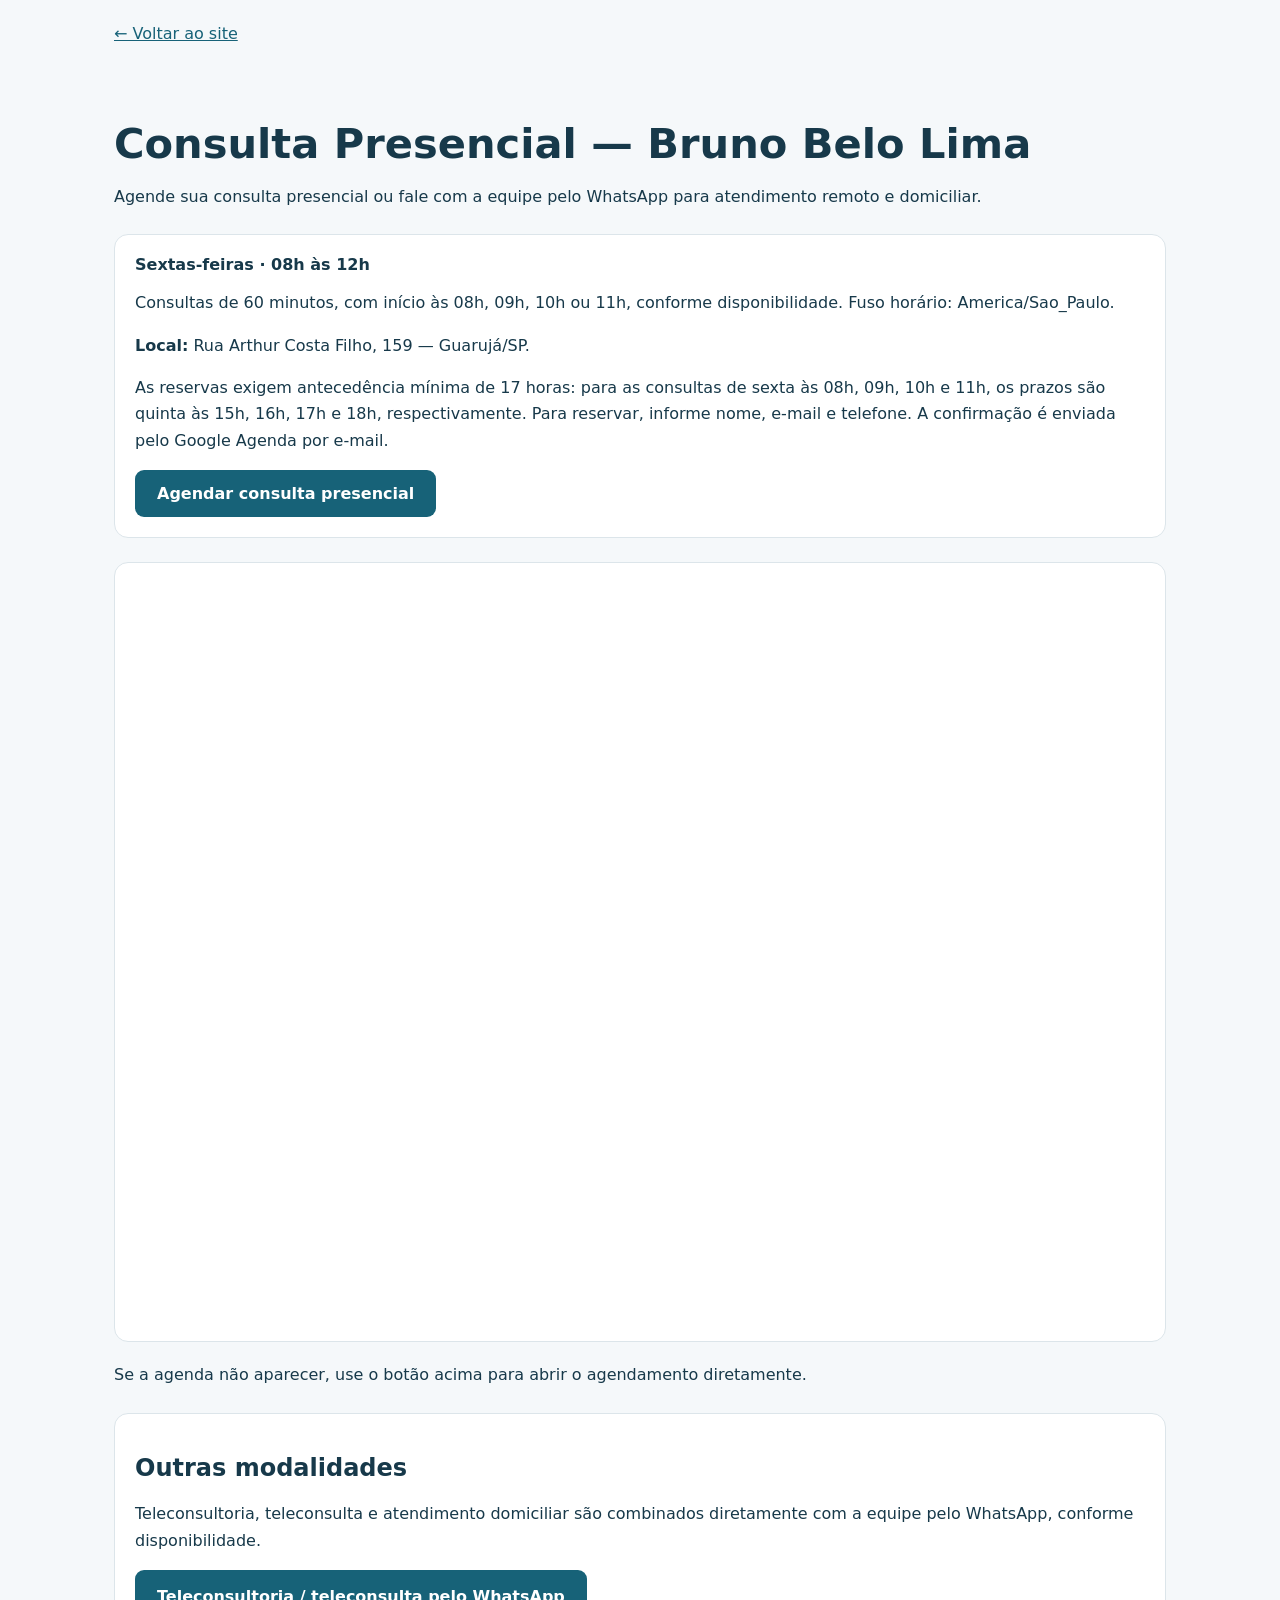
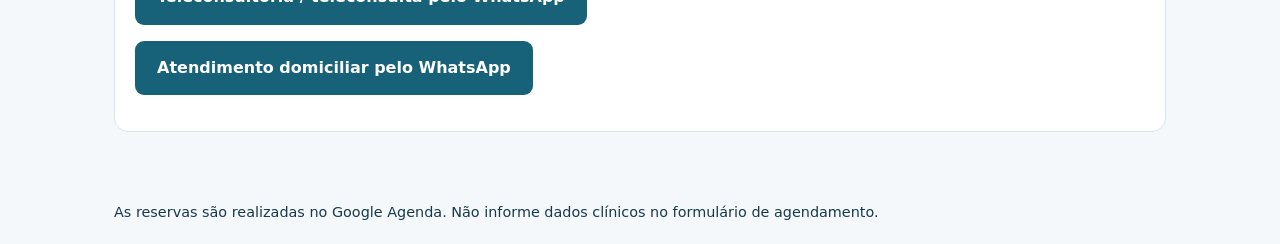
<file: agendar.html>
<!doctype html>
<html lang="pt-BR">
<head>
<meta charset="utf-8"><meta name="viewport" content="width=device-width, initial-scale=1">
<title>Agendar Consulta Presencial no Guarujá | Bruno Belo Lima</title>
<style>
:root{color-scheme:light;font-family:system-ui,sans-serif;color:#17394a;background:#f5f8fa}*{box-sizing:border-box}body{margin:0}header,main,footer{max-width:1100px;margin:auto;padding:24px}header a{color:#176278}h1{font-size:clamp(1.8rem,4vw,2.6rem);margin-bottom:12px}p{line-height:1.65}.button{display:inline-block;background:#176278;color:white;padding:14px 22px;border-radius:9px;text-decoration:none;font-weight:650}.button:focus-visible,a:focus-visible{outline:3px solid #db8b32;outline-offset:4px}.details{background:white;border:1px solid #dce5ea;border-radius:14px;padding:20px;margin:24px 0}iframe{width:100%;height:780px;border:1px solid #dce5ea;border-radius:14px;background:white}footer{font-size:.9rem} @media(max-width:600px){iframe{height:850px}header,main,footer{padding:18px}}
</style><meta name="description" content="Agende sua consulta presencial no Guarujá, às sextas, das 08h às 12h. Teleconsulta e atendimento domiciliar: solicite pelo WhatsApp." />
<link rel="canonical" href="https://brunobelolima.github.io/cuidadospaliativos/agendar.html" />
<meta name="robots" content="index, follow, max-image-preview:large" />
<meta property="og:locale" content="pt_BR" />
<meta property="og:type" content="website" />
<meta property="og:site_name" content="Bruno Belo Lima — Cuidados Paliativos" />
<meta property="og:title" content="Agendar Consulta Presencial no Guarujá | Bruno Belo Lima" />
<meta property="og:description" content="Agende sua consulta presencial no Guarujá, às sextas, das 08h às 12h. Teleconsulta e atendimento domiciliar: solicite pelo WhatsApp." />
<meta property="og:url" content="https://brunobelolima.github.io/cuidadospaliativos/agendar.html" />
<meta property="og:image" content="https://brunobelolima.github.io/cuidadospaliativos/assets/logo.png" />
<meta property="og:image:alt" content="Bruno Belo Lima — Clínica Médica e Cuidados Paliativos" />
<meta name="twitter:card" content="summary" />
<meta name="twitter:title" content="Agendar Consulta Presencial no Guarujá | Bruno Belo Lima" />
<meta name="twitter:description" content="Agende sua consulta presencial no Guarujá, às sextas, das 08h às 12h. Teleconsulta e atendimento domiciliar: solicite pelo WhatsApp." />
<meta name="twitter:image" content="https://brunobelolima.github.io/cuidadospaliativos/assets/logo.png" />
<script type="application/ld+json">{
  "@context": "https://schema.org",
  "@graph": [
    {
      "@type": "MedicalClinic",
      "@id": "https://brunobelolima.github.io/cuidadospaliativos/#clinica",
      "name": "Bruno Belo Lima — Clínica Médica e Cuidados Paliativos",
      "url": "https://brunobelolima.github.io/cuidadospaliativos/",
      "image": "https://brunobelolima.github.io/cuidadospaliativos/assets/logo.png",
      "logo": "https://brunobelolima.github.io/cuidadospaliativos/assets/logo.png",
      "telephone": "+5513996101806",
      "email": "brunobelolimacp@gmail.com",
      "address": {
        "@type": "PostalAddress",
        "streetAddress": "Rua Arthur Costa Filho, 159",
        "addressLocality": "Guarujá",
        "addressRegion": "SP",
        "addressCountry": "BR"
      },
      "areaServed": {
        "@type": "City",
        "name": "Guarujá"
      },
      "hasMap": "https://www.google.com/maps/search/?api=1&query=Rua%20Arthur%20Costa%20Filho%20159%20Guaruja%20SP",
      "openingHoursSpecification": {
        "@type": "OpeningHoursSpecification",
        "dayOfWeek": "https://schema.org/Friday",
        "opens": "08:00",
        "closes": "12:00"
      },
      "description": "Atendimento presencial mediante agendamento. Atendimento domiciliar e por teleconsulta conforme disponibilidade.",
      "employee": {
        "@id": "https://brunobelolima.github.io/cuidadospaliativos/#bruno"
      }
    },
    {
      "@type": "Person",
      "@id": "https://brunobelolima.github.io/cuidadospaliativos/#bruno",
      "name": "Bruno Belo Lima",
      "jobTitle": "Médico — Clínica Médica e Cuidados Paliativos",
      "identifier": {
        "@type": "PropertyValue",
        "propertyID": "CRM-SP",
        "value": "164575"
      },
      "url": "https://brunobelolima.github.io/cuidadospaliativos/#sobre",
      "worksFor": {
        "@id": "https://brunobelolima.github.io/cuidadospaliativos/#clinica"
      }
    },
    {
      "@type": "WebPage",
      "@id": "https://brunobelolima.github.io/cuidadospaliativos/agendar.html#pagina",
      "url": "https://brunobelolima.github.io/cuidadospaliativos/agendar.html",
      "name": "Agendar Consulta Presencial no Guarujá | Bruno Belo Lima",
      "description": "Agende sua consulta presencial no Guarujá, às sextas, das 08h às 12h. Teleconsulta e atendimento domiciliar: solicite pelo WhatsApp.",
      "inLanguage": "pt-BR",
      "about": {
        "@id": "https://brunobelolima.github.io/cuidadospaliativos/#clinica"
      }
    },
    {
      "@type": "BreadcrumbList",
      "itemListElement": [
        {
          "@type": "ListItem",
          "position": 1,
          "name": "Início",
          "item": "https://brunobelolima.github.io/cuidadospaliativos/"
        },
        {
          "@type": "ListItem",
          "position": 2,
          "name": "Agendar Consulta Presencial no Guarujá",
          "item": "https://brunobelolima.github.io/cuidadospaliativos/agendar.html"
        }
      ]
    }
  ]
}</script>
</head>
<body><header><a href="./index.html">← Voltar ao site</a></header>
<main><h1>Consulta Presencial — Bruno Belo Lima</h1>
<p>Agende sua consulta presencial ou fale com a equipe pelo WhatsApp para atendimento remoto e domiciliar.</p>
<div class="details"><strong>Sextas-feiras · 08h às 12h</strong><p>Consultas de 60 minutos, com início às 08h, 09h, 10h ou 11h, conforme disponibilidade. Fuso horário: America/Sao_Paulo.</p><p><strong>Local:</strong> Rua Arthur Costa Filho, 159 — Guarujá/SP.</p><p>As reservas exigem antecedência mínima de 17 horas: para as consultas de sexta às 08h, 09h, 10h e 11h, os prazos são quinta às 15h, 16h, 17h e 18h, respectivamente. Para reservar, informe nome, e-mail e telefone. A confirmação é enviada pelo Google Agenda por e-mail.</p><a class="button" href="https://calendar.google.com/calendar/u/0/appointments/schedules/AcZssZ0a2Mn3ZhoiORBaxms-2cWRnRvrfRC5pRR0EbthODwMJXxcMGUkh_FUfDpr02yrEjItYhTkJg7E" target="_blank" rel="noopener noreferrer">Agendar consulta presencial</a></div>
<iframe src="https://calendar.google.com/calendar/u/0/appointments/schedules/AcZssZ0a2Mn3ZhoiORBaxms-2cWRnRvrfRC5pRR0EbthODwMJXxcMGUkh_FUfDpr02yrEjItYhTkJg7E" title="Horários disponíveis para consulta médica com Bruno Belo Lima" loading="lazy" referrerpolicy="strict-origin-when-cross-origin"></iframe>
<p>Se a agenda não aparecer, use o botão acima para abrir o agendamento diretamente.</p>
<section class="details" aria-labelledby="outras-modalidades"><h2 id="outras-modalidades">Outras modalidades</h2><p>Teleconsultoria, teleconsulta e atendimento domiciliar são combinados diretamente com a equipe pelo WhatsApp, conforme disponibilidade.</p><p><a class="button" href="https://wa.me/5513996101806?text=Ol%C3%A1!%20Gostaria%20de%20informa%C3%A7%C3%B5es%20sobre%20teleconsultoria%20ou%20teleconsulta." target="_blank" rel="noopener noreferrer">Teleconsultoria / teleconsulta pelo WhatsApp</a></p><p><a class="button" href="https://wa.me/5513996101806?text=Ol%C3%A1!%20Gostaria%20de%20agendar%20um%20atendimento%20domiciliar." target="_blank" rel="noopener noreferrer">Atendimento domiciliar pelo WhatsApp</a></p></section></main><footer>As reservas são realizadas no Google Agenda. Não informe dados clínicos no formulário de agendamento.</footer></body></html>
</file>
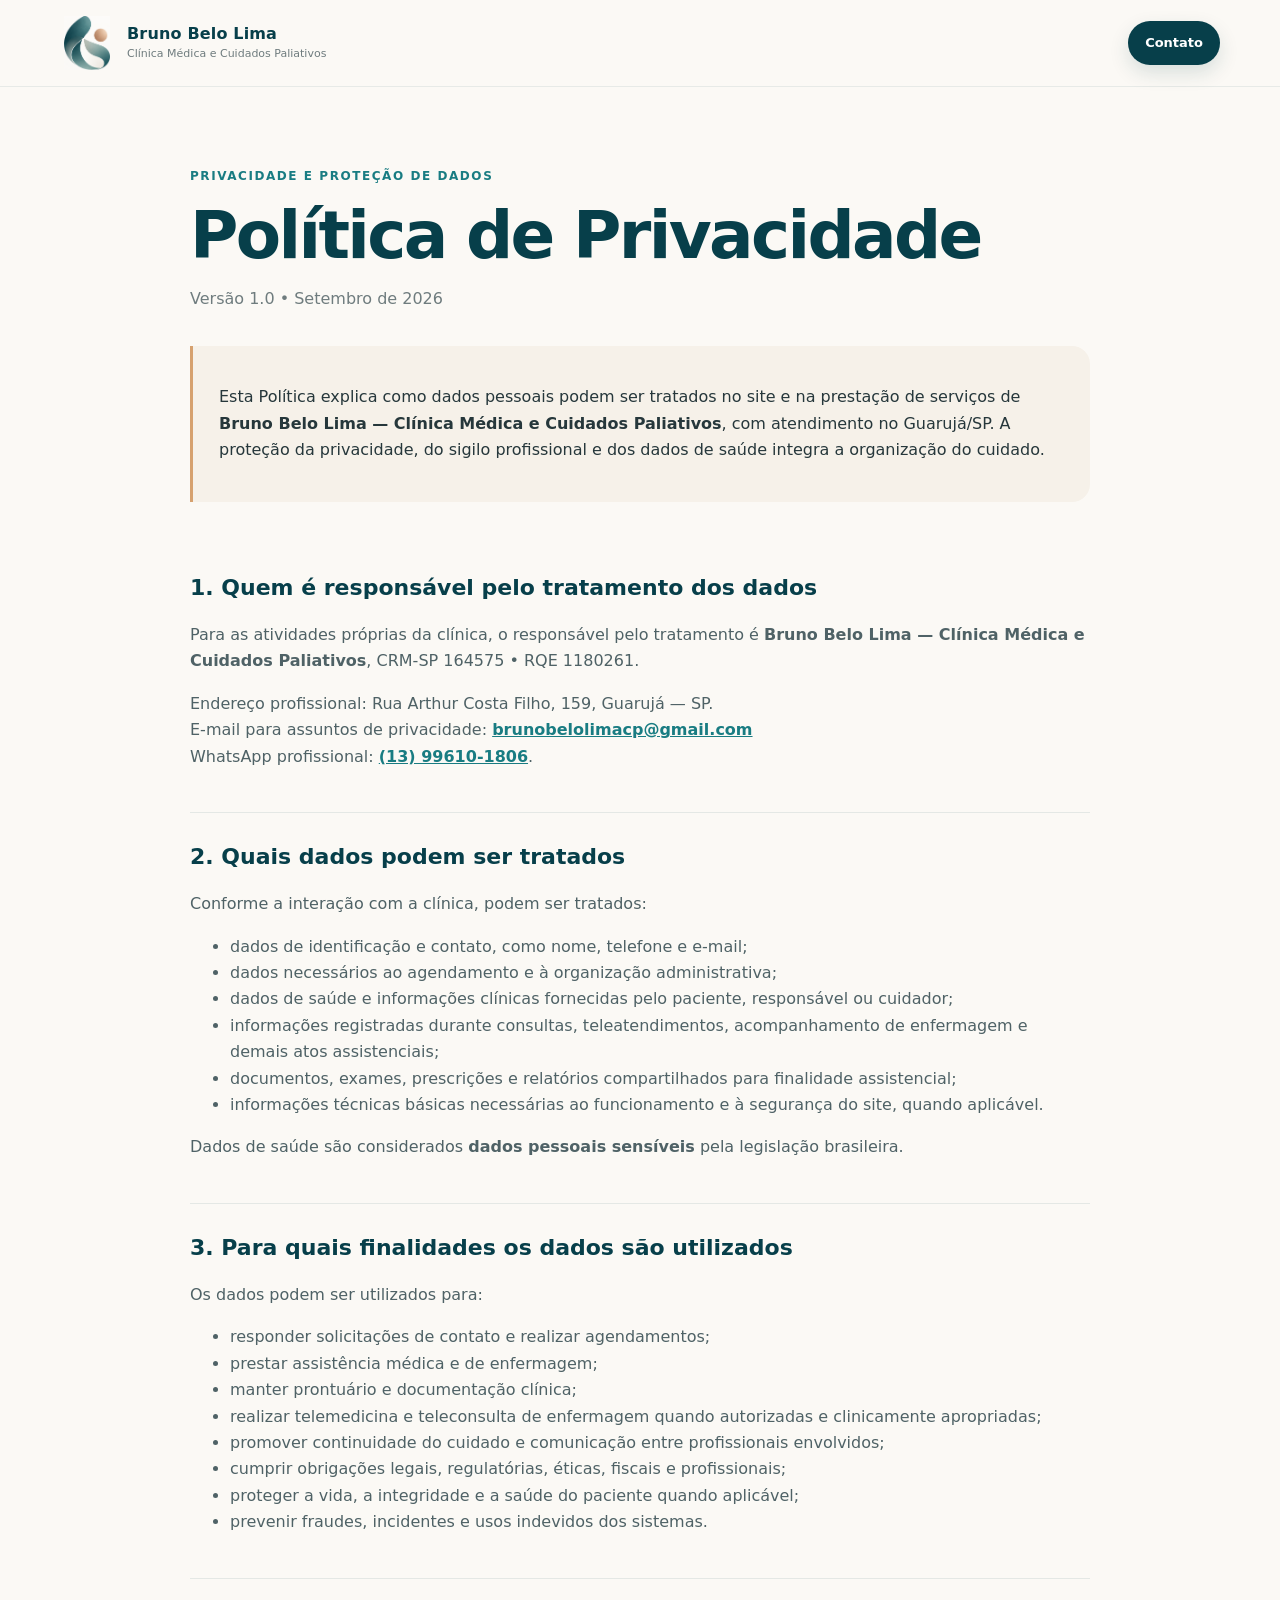
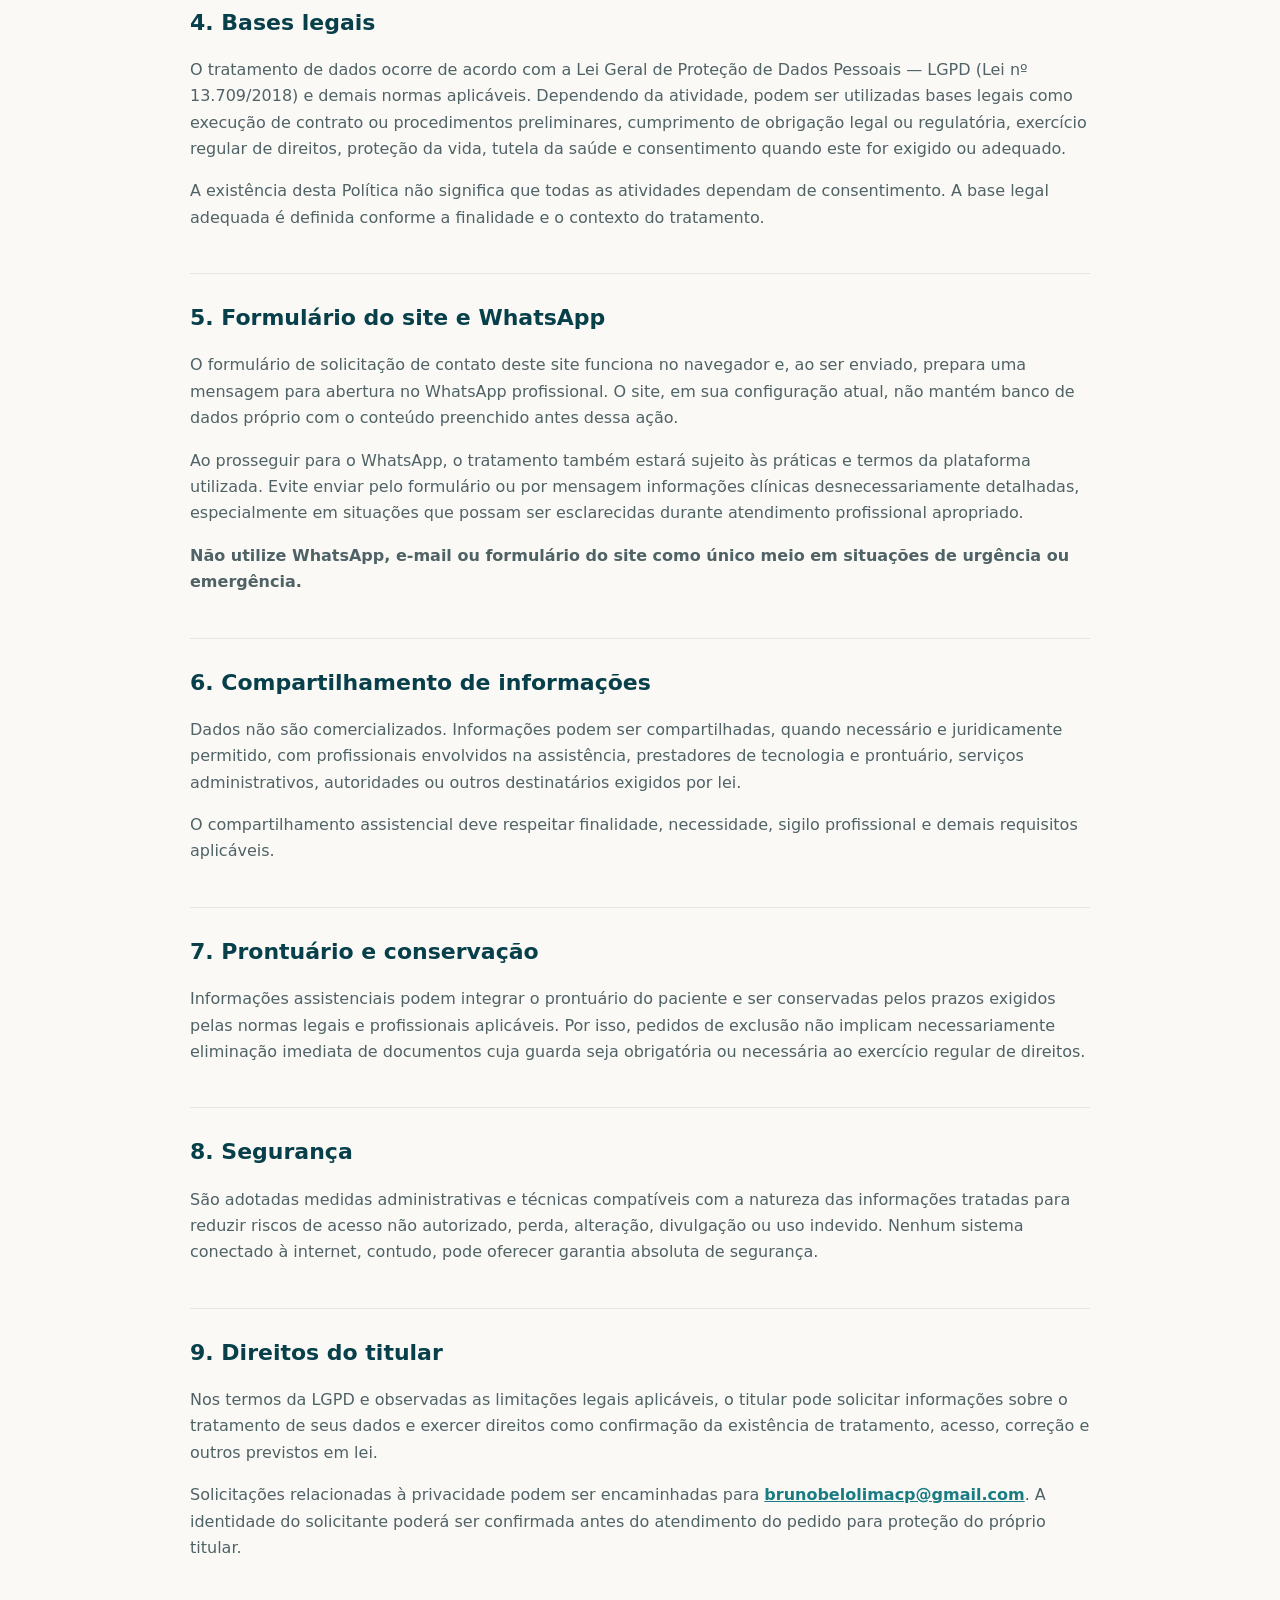
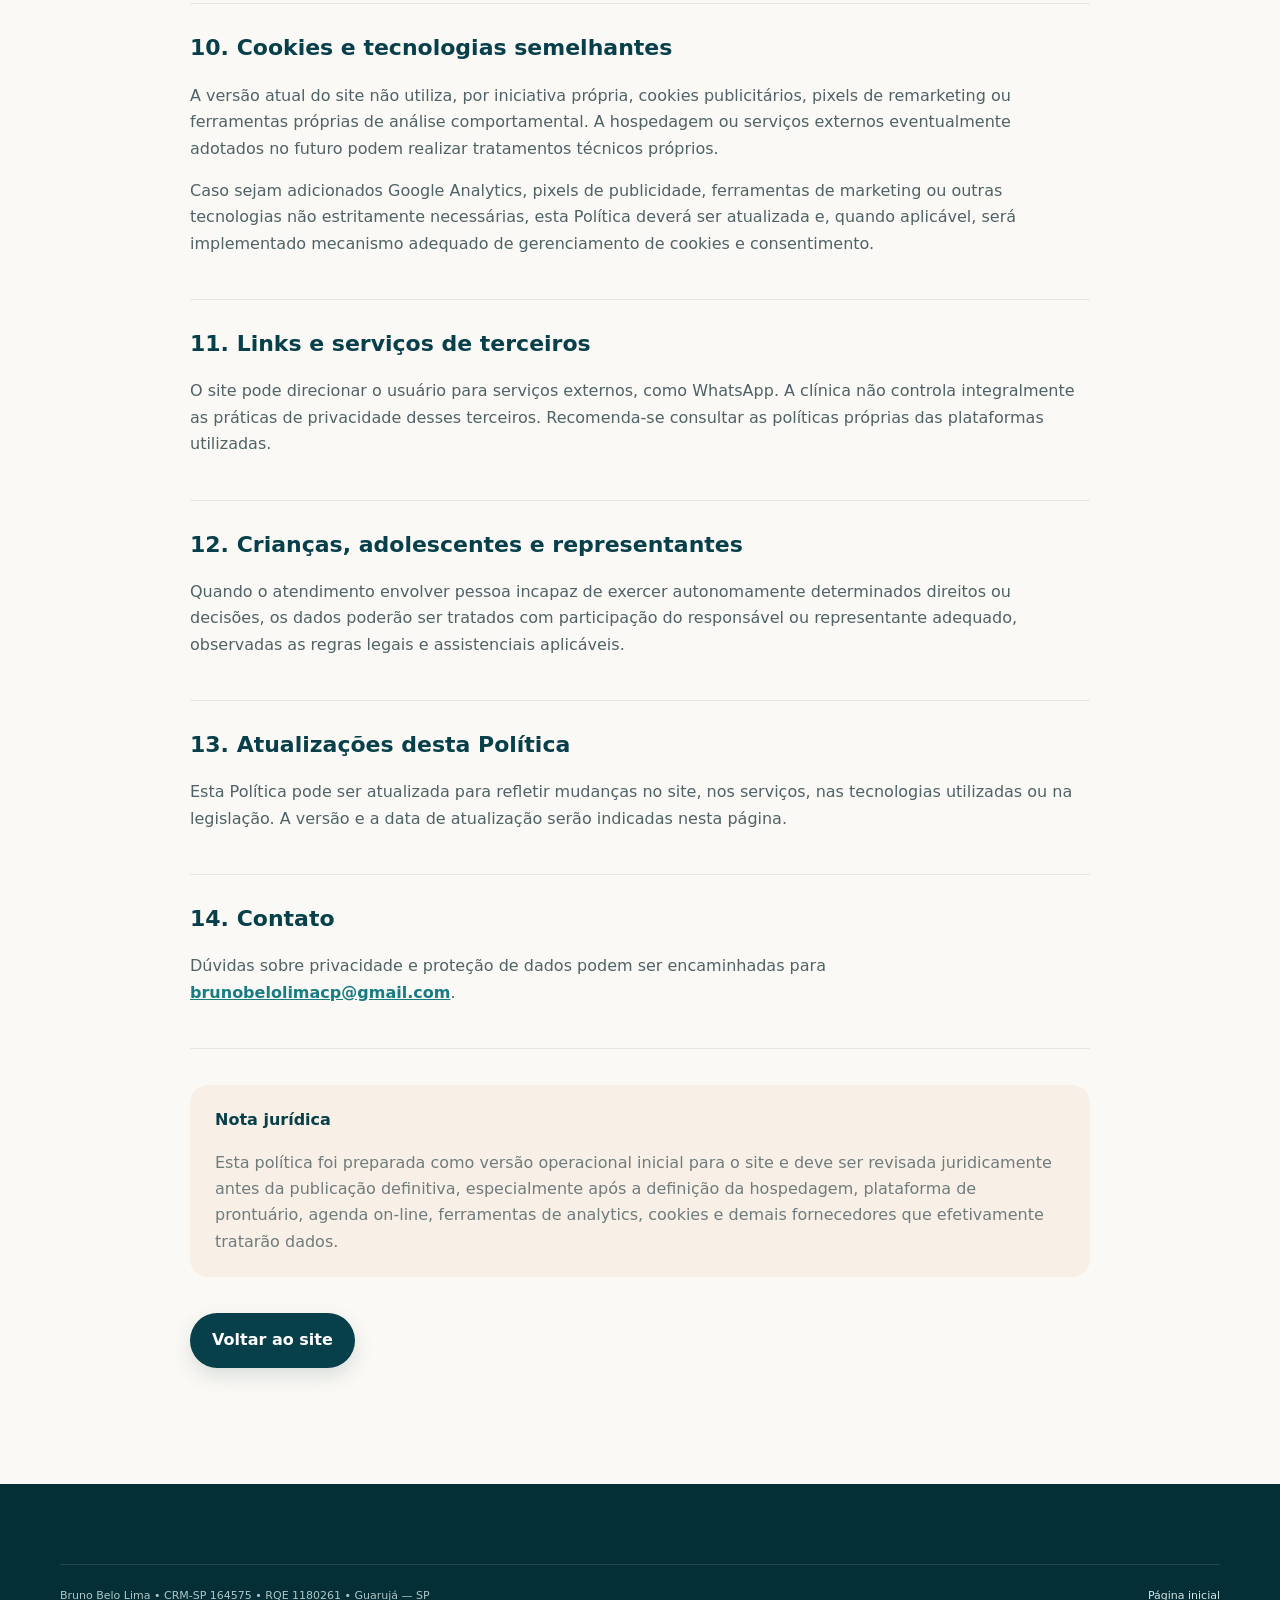
<file: politica-de-privacidade.html>
<!doctype html>
<html lang="pt-BR">
<head>
  <meta charset="utf-8" />
  <meta name="viewport" content="width=device-width, initial-scale=1" />
  <meta name="theme-color" content="#073F4A" />
  <title>Política de Privacidade | Bruno Belo Lima</title>
  <link rel="stylesheet" href="styles.css" />
<meta name="description" content="Informações sobre privacidade e tratamento de dados no site de Bruno Belo Lima, Clínica Médica e Cuidados Paliativos no Guarujá." />
<link rel="canonical" href="https://brunobelolima.github.io/cuidadospaliativos/politica-de-privacidade.html" />
<meta name="robots" content="index, follow, max-image-preview:large" />
<meta property="og:locale" content="pt_BR" />
<meta property="og:type" content="website" />
<meta property="og:site_name" content="Bruno Belo Lima — Cuidados Paliativos" />
<meta property="og:title" content="Política de Privacidade | Bruno Belo Lima" />
<meta property="og:description" content="Informações sobre privacidade e tratamento de dados no site de Bruno Belo Lima, Clínica Médica e Cuidados Paliativos no Guarujá." />
<meta property="og:url" content="https://brunobelolima.github.io/cuidadospaliativos/politica-de-privacidade.html" />
<meta property="og:image" content="https://brunobelolima.github.io/cuidadospaliativos/assets/logo.png" />
<meta property="og:image:alt" content="Bruno Belo Lima — Clínica Médica e Cuidados Paliativos" />
<meta name="twitter:card" content="summary" />
<meta name="twitter:title" content="Política de Privacidade | Bruno Belo Lima" />
<meta name="twitter:description" content="Informações sobre privacidade e tratamento de dados no site de Bruno Belo Lima, Clínica Médica e Cuidados Paliativos no Guarujá." />
<meta name="twitter:image" content="https://brunobelolima.github.io/cuidadospaliativos/assets/logo.png" />
<script type="application/ld+json">{
  "@context": "https://schema.org",
  "@graph": [
    {
      "@type": "MedicalClinic",
      "@id": "https://brunobelolima.github.io/cuidadospaliativos/#clinica",
      "name": "Bruno Belo Lima — Clínica Médica e Cuidados Paliativos",
      "url": "https://brunobelolima.github.io/cuidadospaliativos/",
      "image": "https://brunobelolima.github.io/cuidadospaliativos/assets/logo.png",
      "logo": "https://brunobelolima.github.io/cuidadospaliativos/assets/logo.png",
      "telephone": "+5513996101806",
      "email": "brunobelolimacp@gmail.com",
      "address": {
        "@type": "PostalAddress",
        "streetAddress": "Rua Arthur Costa Filho, 159",
        "addressLocality": "Guarujá",
        "addressRegion": "SP",
        "addressCountry": "BR"
      },
      "areaServed": {
        "@type": "City",
        "name": "Guarujá"
      },
      "hasMap": "https://www.google.com/maps/search/?api=1&query=Rua%20Arthur%20Costa%20Filho%20159%20Guaruja%20SP",
      "openingHoursSpecification": {
        "@type": "OpeningHoursSpecification",
        "dayOfWeek": "https://schema.org/Friday",
        "opens": "08:00",
        "closes": "12:00"
      },
      "description": "Atendimento presencial mediante agendamento. Atendimento domiciliar e por teleconsulta conforme disponibilidade.",
      "employee": {
        "@id": "https://brunobelolima.github.io/cuidadospaliativos/#bruno"
      }
    },
    {
      "@type": "Person",
      "@id": "https://brunobelolima.github.io/cuidadospaliativos/#bruno",
      "name": "Bruno Belo Lima",
      "jobTitle": "Médico — Clínica Médica e Cuidados Paliativos",
      "identifier": {
        "@type": "PropertyValue",
        "propertyID": "CRM-SP",
        "value": "164575"
      },
      "url": "https://brunobelolima.github.io/cuidadospaliativos/#sobre",
      "worksFor": {
        "@id": "https://brunobelolima.github.io/cuidadospaliativos/#clinica"
      }
    },
    {
      "@type": "WebPage",
      "@id": "https://brunobelolima.github.io/cuidadospaliativos/politica-de-privacidade.html#pagina",
      "url": "https://brunobelolima.github.io/cuidadospaliativos/politica-de-privacidade.html",
      "name": "Política de Privacidade | Bruno Belo Lima",
      "description": "Informações sobre privacidade e tratamento de dados no site de Bruno Belo Lima, Clínica Médica e Cuidados Paliativos no Guarujá.",
      "inLanguage": "pt-BR",
      "about": {
        "@id": "https://brunobelolima.github.io/cuidadospaliativos/#clinica"
      }
    },
    {
      "@type": "BreadcrumbList",
      "itemListElement": [
        {
          "@type": "ListItem",
          "position": 1,
          "name": "Início",
          "item": "https://brunobelolima.github.io/cuidadospaliativos/"
        },
        {
          "@type": "ListItem",
          "position": 2,
          "name": "Política de Privacidade",
          "item": "https://brunobelolima.github.io/cuidadospaliativos/politica-de-privacidade.html"
        }
      ]
    }
  ]
}</script>
</head>
<body>
  <header class="site-header">
    <div class="container nav-wrap">
      <a class="brand" href="index.html">
        <img src="assets/logo.png" alt="" class="brand-mark" />
        <span class="brand-copy">
          <strong>Bruno Belo Lima</strong>
          <small>Clínica Médica e Cuidados Paliativos</small>
        </span>
      </a>
      <a class="btn btn-small" href="index.html#contato">Contato</a>
    </div>
  </header>

  <main class="legal-page">
    <div class="container legal-container">
      <p class="eyebrow">Privacidade e proteção de dados</p>
      <h1>Política de Privacidade</h1>
      <p class="legal-updated">Versão 1.0 • Setembro de 2026</p>

      <div class="legal-intro">
        <p>
          Esta Política explica como dados pessoais podem ser tratados no site e na prestação de serviços de
          <strong>Bruno Belo Lima — Clínica Médica e Cuidados Paliativos</strong>, com atendimento no Guarujá/SP.
          A proteção da privacidade, do sigilo profissional e dos dados de saúde integra a organização do cuidado.
        </p>
      </div>

      <section>
        <h2>1. Quem é responsável pelo tratamento dos dados</h2>
        <p>
          Para as atividades próprias da clínica, o responsável pelo tratamento é
          <strong>Bruno Belo Lima — Clínica Médica e Cuidados Paliativos</strong>,
          CRM-SP 164575 • RQE 1180261.
        </p>
        <p>
          Endereço profissional: Rua Arthur Costa Filho, 159, Guarujá — SP.<br>
          E-mail para assuntos de privacidade: <a href="mailto:brunobelolimacp@gmail.com">brunobelolimacp@gmail.com</a><br>
          WhatsApp profissional: <a href="https://wa.me/5513996101806">(13) 99610-1806</a>.
        </p>
      </section>

      <section>
        <h2>2. Quais dados podem ser tratados</h2>
        <p>Conforme a interação com a clínica, podem ser tratados:</p>
        <ul>
          <li>dados de identificação e contato, como nome, telefone e e-mail;</li>
          <li>dados necessários ao agendamento e à organização administrativa;</li>
          <li>dados de saúde e informações clínicas fornecidas pelo paciente, responsável ou cuidador;</li>
          <li>informações registradas durante consultas, teleatendimentos, acompanhamento de enfermagem e demais atos assistenciais;</li>
          <li>documentos, exames, prescrições e relatórios compartilhados para finalidade assistencial;</li>
          <li>informações técnicas básicas necessárias ao funcionamento e à segurança do site, quando aplicável.</li>
        </ul>
        <p>Dados de saúde são considerados <strong>dados pessoais sensíveis</strong> pela legislação brasileira.</p>
      </section>

      <section>
        <h2>3. Para quais finalidades os dados são utilizados</h2>
        <p>Os dados podem ser utilizados para:</p>
        <ul>
          <li>responder solicitações de contato e realizar agendamentos;</li>
          <li>prestar assistência médica e de enfermagem;</li>
          <li>manter prontuário e documentação clínica;</li>
          <li>realizar telemedicina e teleconsulta de enfermagem quando autorizadas e clinicamente apropriadas;</li>
          <li>promover continuidade do cuidado e comunicação entre profissionais envolvidos;</li>
          <li>cumprir obrigações legais, regulatórias, éticas, fiscais e profissionais;</li>
          <li>proteger a vida, a integridade e a saúde do paciente quando aplicável;</li>
          <li>prevenir fraudes, incidentes e usos indevidos dos sistemas.</li>
        </ul>
      </section>

      <section>
        <h2>4. Bases legais</h2>
        <p>
          O tratamento de dados ocorre de acordo com a Lei Geral de Proteção de Dados Pessoais — LGPD
          (Lei nº 13.709/2018) e demais normas aplicáveis. Dependendo da atividade, podem ser utilizadas bases legais
          como execução de contrato ou procedimentos preliminares, cumprimento de obrigação legal ou regulatória,
          exercício regular de direitos, proteção da vida, tutela da saúde e consentimento quando este for exigido ou adequado.
        </p>
        <p>
          A existência desta Política não significa que todas as atividades dependam de consentimento.
          A base legal adequada é definida conforme a finalidade e o contexto do tratamento.
        </p>
      </section>

      <section>
        <h2>5. Formulário do site e WhatsApp</h2>
        <p>
          O formulário de solicitação de contato deste site funciona no navegador e, ao ser enviado, prepara uma mensagem
          para abertura no WhatsApp profissional. O site, em sua configuração atual, não mantém banco de dados próprio
          com o conteúdo preenchido antes dessa ação.
        </p>
        <p>
          Ao prosseguir para o WhatsApp, o tratamento também estará sujeito às práticas e termos da plataforma utilizada.
          Evite enviar pelo formulário ou por mensagem informações clínicas desnecessariamente detalhadas, especialmente
          em situações que possam ser esclarecidas durante atendimento profissional apropriado.
        </p>
        <p>
          <strong>Não utilize WhatsApp, e-mail ou formulário do site como único meio em situações de urgência ou emergência.</strong>
        </p>
      </section>

      <section>
        <h2>6. Compartilhamento de informações</h2>
        <p>
          Dados não são comercializados. Informações podem ser compartilhadas, quando necessário e juridicamente permitido,
          com profissionais envolvidos na assistência, prestadores de tecnologia e prontuário, serviços administrativos,
          autoridades ou outros destinatários exigidos por lei.
        </p>
        <p>
          O compartilhamento assistencial deve respeitar finalidade, necessidade, sigilo profissional e demais requisitos aplicáveis.
        </p>
      </section>

      <section>
        <h2>7. Prontuário e conservação</h2>
        <p>
          Informações assistenciais podem integrar o prontuário do paciente e ser conservadas pelos prazos exigidos pelas normas
          legais e profissionais aplicáveis. Por isso, pedidos de exclusão não implicam necessariamente eliminação imediata de
          documentos cuja guarda seja obrigatória ou necessária ao exercício regular de direitos.
        </p>
      </section>

      <section>
        <h2>8. Segurança</h2>
        <p>
          São adotadas medidas administrativas e técnicas compatíveis com a natureza das informações tratadas para reduzir riscos
          de acesso não autorizado, perda, alteração, divulgação ou uso indevido. Nenhum sistema conectado à internet, contudo,
          pode oferecer garantia absoluta de segurança.
        </p>
      </section>

      <section>
        <h2>9. Direitos do titular</h2>
        <p>
          Nos termos da LGPD e observadas as limitações legais aplicáveis, o titular pode solicitar informações sobre o tratamento
          de seus dados e exercer direitos como confirmação da existência de tratamento, acesso, correção e outros previstos em lei.
        </p>
        <p>
          Solicitações relacionadas à privacidade podem ser encaminhadas para
          <a href="mailto:brunobelolimacp@gmail.com">brunobelolimacp@gmail.com</a>.
          A identidade do solicitante poderá ser confirmada antes do atendimento do pedido para proteção do próprio titular.
        </p>
      </section>

      <section>
        <h2>10. Cookies e tecnologias semelhantes</h2>
        <p>
          A versão atual do site não utiliza, por iniciativa própria, cookies publicitários, pixels de remarketing ou ferramentas
          próprias de análise comportamental. A hospedagem ou serviços externos eventualmente adotados no futuro podem realizar
          tratamentos técnicos próprios.
        </p>
        <p>
          Caso sejam adicionados Google Analytics, pixels de publicidade, ferramentas de marketing ou outras tecnologias não
          estritamente necessárias, esta Política deverá ser atualizada e, quando aplicável, será implementado mecanismo adequado
          de gerenciamento de cookies e consentimento.
        </p>
      </section>

      <section>
        <h2>11. Links e serviços de terceiros</h2>
        <p>
          O site pode direcionar o usuário para serviços externos, como WhatsApp. A clínica não controla integralmente as práticas
          de privacidade desses terceiros. Recomenda-se consultar as políticas próprias das plataformas utilizadas.
        </p>
      </section>

      <section>
        <h2>12. Crianças, adolescentes e representantes</h2>
        <p>
          Quando o atendimento envolver pessoa incapaz de exercer autonomamente determinados direitos ou decisões, os dados poderão
          ser tratados com participação do responsável ou representante adequado, observadas as regras legais e assistenciais aplicáveis.
        </p>
      </section>

      <section>
        <h2>13. Atualizações desta Política</h2>
        <p>
          Esta Política pode ser atualizada para refletir mudanças no site, nos serviços, nas tecnologias utilizadas ou na legislação.
          A versão e a data de atualização serão indicadas nesta página.
        </p>
      </section>

      <section>
        <h2>14. Contato</h2>
        <p>
          Dúvidas sobre privacidade e proteção de dados podem ser encaminhadas para
          <a href="mailto:brunobelolimacp@gmail.com">brunobelolimacp@gmail.com</a>.
        </p>
      </section>

      <div class="legal-warning">
        <strong>Nota jurídica</strong>
        <p>
          Esta política foi preparada como versão operacional inicial para o site e deve ser revisada juridicamente antes da
          publicação definitiva, especialmente após a definição da hospedagem, plataforma de prontuário, agenda on-line,
          ferramentas de analytics, cookies e demais fornecedores que efetivamente tratarão dados.
        </p>
      </div>

      <p class="legal-back"><a class="btn" href="index.html">Voltar ao site</a></p>
    </div>
  </main>

  <footer class="footer">
    <div class="container legal">
      <p>Bruno Belo Lima • CRM-SP 164575 • RQE 1180261 • Guarujá — SP</p>
      <a href="index.html">Página inicial</a>
    </div>
  </footer>
</body>
</html>
</file>
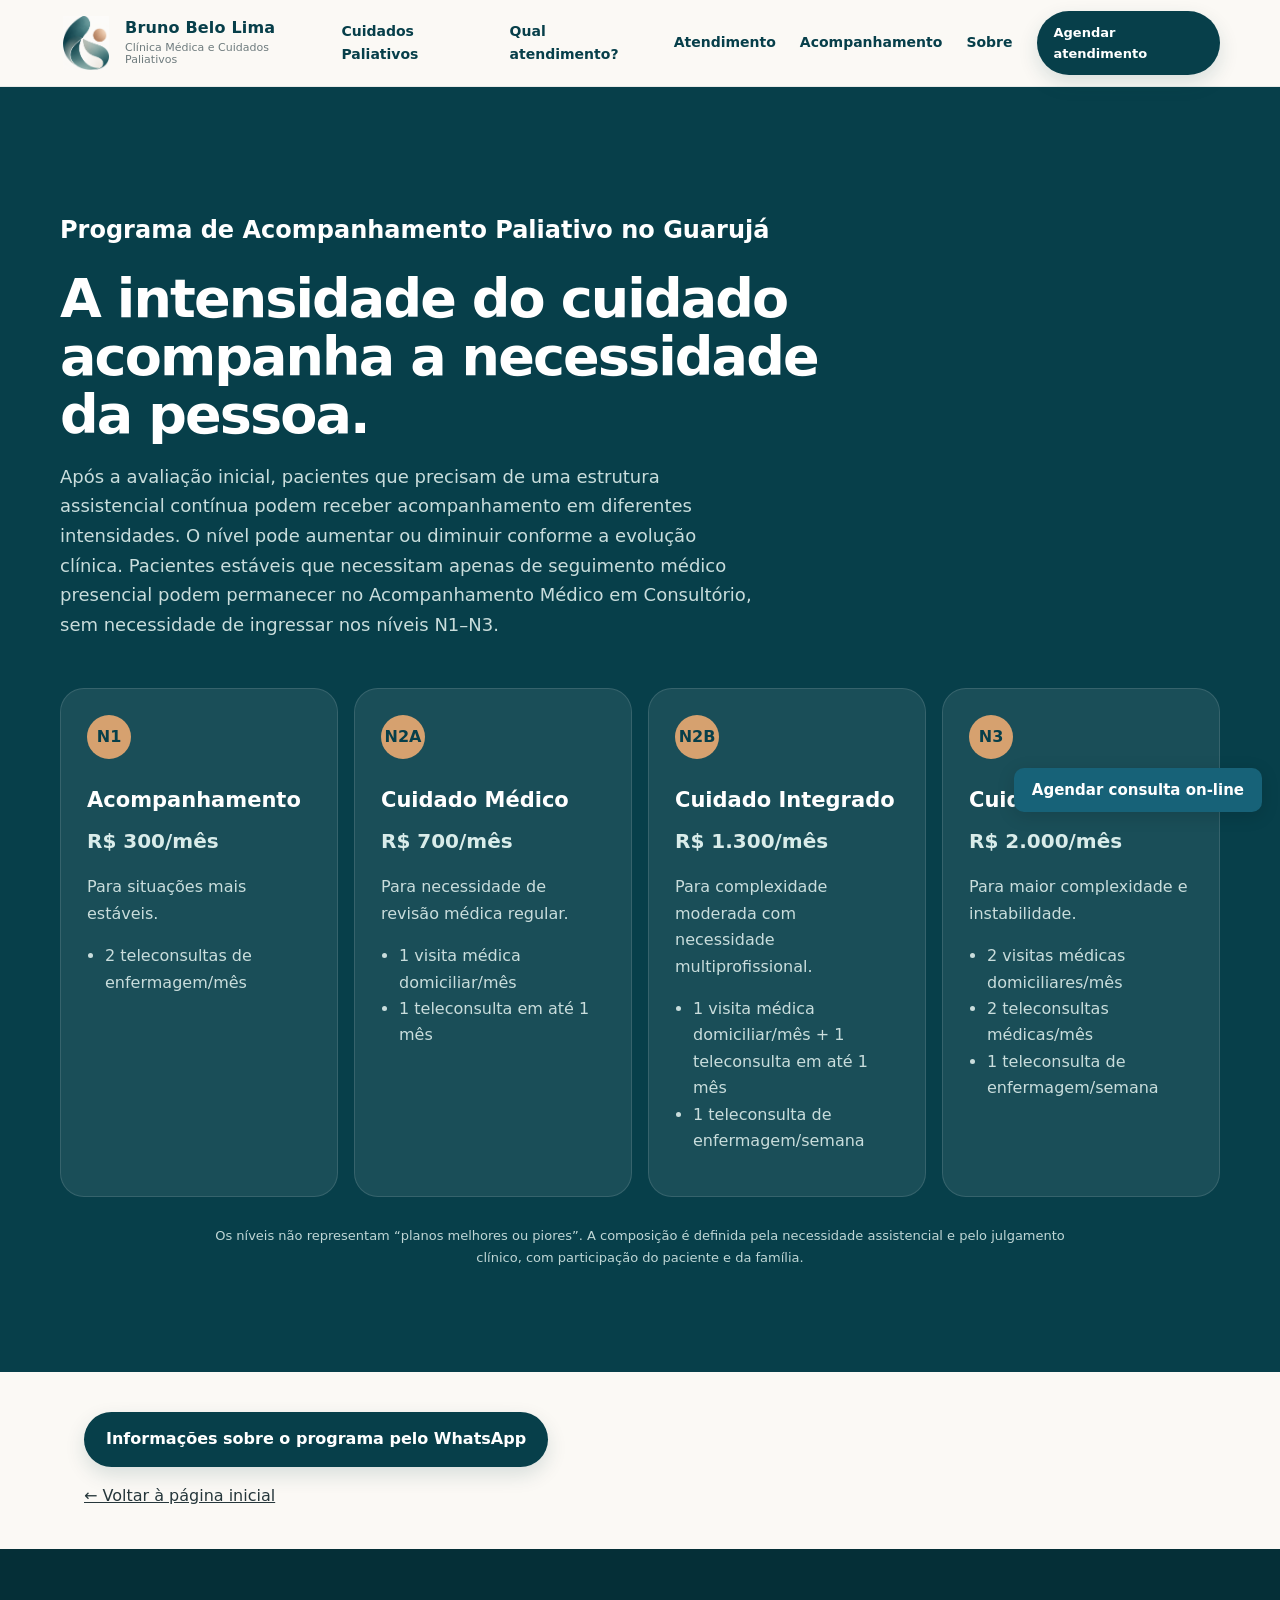
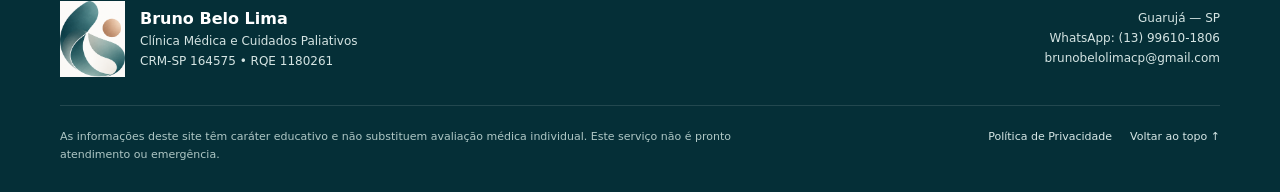
<file: programa.html>
<!doctype html>
<html lang="pt-BR">
<head>
  <meta charset="utf-8" />
  <meta name="viewport" content="width=device-width, initial-scale=1" />
  <meta name="theme-color" content="#073F4A" />
  <title>Acompanhamento Paliativo no Guarujá | Bruno Belo Lima</title>
  <meta name="author" content="Bruno Belo Lima" />
  <meta name="geo.region" content="BR-SP" />
  <meta name="geo.placename" content="Guarujá" />
  <link rel="stylesheet" href="styles.css" />
  <meta name="description" content="Conheça o Programa de Acompanhamento Paliativo no Guarujá: cuidado médico e de enfermagem conforme a necessidade do paciente e da família." />
<link rel="canonical" href="https://brunobelolima.github.io/cuidadospaliativos/programa.html" />
<meta name="robots" content="index, follow, max-image-preview:large" />
<meta property="og:locale" content="pt_BR" />
<meta property="og:type" content="website" />
<meta property="og:site_name" content="Bruno Belo Lima — Cuidados Paliativos" />
<meta property="og:title" content="Acompanhamento Paliativo no Guarujá | Bruno Belo Lima" />
<meta property="og:description" content="Conheça o Programa de Acompanhamento Paliativo no Guarujá: cuidado médico e de enfermagem conforme a necessidade do paciente e da família." />
<meta property="og:url" content="https://brunobelolima.github.io/cuidadospaliativos/programa.html" />
<meta property="og:image" content="https://brunobelolima.github.io/cuidadospaliativos/assets/logo.png" />
<meta property="og:image:alt" content="Bruno Belo Lima — Clínica Médica e Cuidados Paliativos" />
<meta name="twitter:card" content="summary" />
<meta name="twitter:title" content="Acompanhamento Paliativo no Guarujá | Bruno Belo Lima" />
<meta name="twitter:description" content="Conheça o Programa de Acompanhamento Paliativo no Guarujá: cuidado médico e de enfermagem conforme a necessidade do paciente e da família." />
<meta name="twitter:image" content="https://brunobelolima.github.io/cuidadospaliativos/assets/logo.png" />
<script type="application/ld+json">{
  "@context": "https://schema.org",
  "@graph": [
    {
      "@type": "MedicalClinic",
      "@id": "https://brunobelolima.github.io/cuidadospaliativos/#clinica",
      "name": "Bruno Belo Lima — Clínica Médica e Cuidados Paliativos",
      "url": "https://brunobelolima.github.io/cuidadospaliativos/",
      "image": "https://brunobelolima.github.io/cuidadospaliativos/assets/logo.png",
      "logo": "https://brunobelolima.github.io/cuidadospaliativos/assets/logo.png",
      "telephone": "+5513996101806",
      "email": "brunobelolimacp@gmail.com",
      "address": {
        "@type": "PostalAddress",
        "streetAddress": "Rua Arthur Costa Filho, 159",
        "addressLocality": "Guarujá",
        "addressRegion": "SP",
        "addressCountry": "BR"
      },
      "areaServed": {
        "@type": "City",
        "name": "Guarujá"
      },
      "hasMap": "https://www.google.com/maps/search/?api=1&query=Rua%20Arthur%20Costa%20Filho%20159%20Guaruja%20SP",
      "openingHoursSpecification": {
        "@type": "OpeningHoursSpecification",
        "dayOfWeek": "https://schema.org/Friday",
        "opens": "08:00",
        "closes": "12:00"
      },
      "description": "Atendimento presencial mediante agendamento. Atendimento domiciliar e por teleconsulta conforme disponibilidade.",
      "employee": {
        "@id": "https://brunobelolima.github.io/cuidadospaliativos/#bruno"
      }
    },
    {
      "@type": "Person",
      "@id": "https://brunobelolima.github.io/cuidadospaliativos/#bruno",
      "name": "Bruno Belo Lima",
      "jobTitle": "Médico — Clínica Médica e Cuidados Paliativos",
      "identifier": {
        "@type": "PropertyValue",
        "propertyID": "CRM-SP",
        "value": "164575"
      },
      "url": "https://brunobelolima.github.io/cuidadospaliativos/#sobre",
      "worksFor": {
        "@id": "https://brunobelolima.github.io/cuidadospaliativos/#clinica"
      }
    },
    {
      "@type": "WebPage",
      "@id": "https://brunobelolima.github.io/cuidadospaliativos/programa.html#pagina",
      "url": "https://brunobelolima.github.io/cuidadospaliativos/programa.html",
      "name": "Acompanhamento Paliativo no Guarujá | Bruno Belo Lima",
      "description": "Conheça o Programa de Acompanhamento Paliativo no Guarujá: cuidado médico e de enfermagem conforme a necessidade do paciente e da família.",
      "inLanguage": "pt-BR",
      "about": {
        "@id": "https://brunobelolima.github.io/cuidadospaliativos/#clinica"
      }
    },
    {
      "@type": "BreadcrumbList",
      "itemListElement": [
        {
          "@type": "ListItem",
          "position": 1,
          "name": "Início",
          "item": "https://brunobelolima.github.io/cuidadospaliativos/"
        },
        {
          "@type": "ListItem",
          "position": 2,
          "name": "Acompanhamento Paliativo no Guarujá",
          "item": "https://brunobelolima.github.io/cuidadospaliativos/programa.html"
        }
      ]
    }
  ]
}</script>
</head>
<body>
  <a class="skip-link" href="#conteudo">Pular para o conteúdo</a>

  <header class="site-header" id="topo">
    <div class="container nav-wrap">
      <a class="brand" href="./index.html#topo" aria-label="Início">
        <img src="assets/logo.png" alt="" class="brand-mark" />
        <span class="brand-copy">
          <strong>Bruno Belo Lima</strong>
          <small>Clínica Médica e Cuidados Paliativos</small>
        </span>
      </a>

      <button class="nav-toggle" aria-expanded="false" aria-controls="menu">Menu</button>

      <nav id="menu" class="nav" aria-label="Navegação principal">
        <a href="./index.html#cuidados">Cuidados Paliativos</a>
        <a href="./index.html#primeira-avaliacao">Qual atendimento?</a>
        <a href="./index.html#servicos">Atendimento</a>
        <a href="./index.html#programa">Acompanhamento</a>
        <a href="./index.html#sobre">Sobre</a>
        <a class="btn btn-small" href="./agendar.html">Agendar atendimento</a>
      </nav>
    </div>
  </header>

  <main id="conteudo">
    <section class="section section-deep" id="programa">
      <div class="container">
        <div class="section-heading light">
          <h1>Programa de Acompanhamento Paliativo no Guarujá</h1>
          <h2>A intensidade do cuidado acompanha a necessidade da pessoa.</h2>
          <p>
            Após a avaliação inicial, pacientes que precisam de uma estrutura assistencial contínua podem receber
            acompanhamento em diferentes intensidades. O nível pode aumentar ou diminuir conforme a evolução clínica.
            Pacientes estáveis que necessitam apenas de seguimento médico presencial podem permanecer no
            Acompanhamento Médico em Consultório, sem necessidade de ingressar nos níveis N1–N3.
          </p>
        </div>

        <div class="level-grid">
          <article class="level-card">
            <span>N1</span>
            <h3>Acompanhamento</h3>
            <strong>R$ 300/mês</strong>
            <p>Para situações mais estáveis.</p>
            <ul><li>2 teleconsultas de enfermagem/mês</li></ul>
          </article>

          <article class="level-card">
            <span>N2A</span>
            <h3>Cuidado Médico</h3>
            <strong>R$ 700/mês</strong>
            <p>Para necessidade de revisão médica regular.</p>
            <ul><li>1 visita médica domiciliar/mês</li>
              <li>1 teleconsulta em até 1 mês</li></ul>
          </article>

          <article class="level-card">
            <span>N2B</span>
            <h3>Cuidado Integrado</h3>
            <strong>R$ 1.300/mês</strong>
            <p>Para complexidade moderada com necessidade multiprofissional.</p>
            <ul>
              <li>1 visita médica domiciliar/mês + 1 teleconsulta em até 1 mês</li>
              <li>1 teleconsulta de enfermagem/semana</li>
            </ul>
          </article>

          <article class="level-card">
            <span>N3</span>
            <h3>Cuidado Intensivo</h3>
            <strong>R$ 2.000/mês</strong>
            <p>Para maior complexidade e instabilidade.</p>
            <ul>
              <li>2 visitas médicas domiciliares/mês</li>
              <li>2 teleconsultas médicas/mês</li>
              <li>1 teleconsulta de enfermagem/semana</li>
            </ul>
          </article>
        </div>

        <p class="level-note">
          Os níveis não representam “planos melhores ou piores”. A composição é definida pela necessidade assistencial
          e pelo julgamento clínico, com participação do paciente e da família.
        </p>
      </div>
    </section>
<div class="container" style="padding:24px"><p><a class="btn" href="https://wa.me/5513996101806" target="_blank" rel="noopener noreferrer">Informações sobre o programa pelo WhatsApp</a></p><p><a href="./index.html">← Voltar à página inicial</a></p></div></main>
  <footer class="footer">
    <div class="container footer-grid">
      <div class="footer-brand">
        <img src="assets/logo.png" alt="" />
        <div>
          <strong>Bruno Belo Lima</strong>
          <span>Clínica Médica e Cuidados Paliativos</span>
          <span>CRM-SP 164575 • RQE 1180261</span>
        </div>
      </div>
      <div class="footer-copy">
        <span>Guarujá — SP</span>
        <span>WhatsApp: (13) 99610-1806</span>
        <span>brunobelolimacp@gmail.com</span>
      </div>
    </div>
    <div class="container legal">
      <p>
        As informações deste site têm caráter educativo e não substituem avaliação médica individual.
        Este serviço não é pronto atendimento ou emergência.
      </p>
      <div class="footer-links">
        <a href="politica-de-privacidade.html">Política de Privacidade</a>
        <a href="./index.html#topo">Voltar ao topo ↑</a>
      </div>
    </div>
  </footer>

  <script src="script.js"></script>
  <script src="agendamento.js" defer></script>
</body>
</html>
</file>
<file: styles.css>
:root{
  --deep:#073F4A;
  --ocean:#197C82;
  --sea:#72A9A7;
  --sand:#D6A16F;
  --cream:#F6F1E9;
  --ivory:#FBF9F5;
  --ink:#26373B;
  --muted:#6F7C7E;
  --line:#D9D4CB;
  --white:#FFFFFF;
  --shadow:0 24px 60px rgba(7,63,74,.10);
  --radius:26px;
  --radius-sm:16px;
}

*{box-sizing:border-box}
html{scroll-behavior:smooth}
body{
  margin:0;
  font-family:Inter, ui-sans-serif, system-ui, -apple-system, BlinkMacSystemFont, "Segoe UI", sans-serif;
  color:var(--ink);
  background:var(--ivory);
  line-height:1.65;
}
img{max-width:100%;display:block}
a{color:inherit}
button,input,select,textarea{font:inherit}
.container{width:min(1160px, calc(100% - 40px));margin-inline:auto}
.skip-link{position:absolute;left:-9999px;top:auto}
.skip-link:focus{left:16px;top:16px;background:#fff;padding:10px 14px;z-index:999;border-radius:8px}

.site-header{
  position:sticky;top:0;z-index:100;
  background:rgba(251,249,245,.88);
  backdrop-filter:blur(14px);
  border-bottom:1px solid rgba(7,63,74,.08)
}
.nav-wrap{height:86px;display:flex;align-items:center;justify-content:space-between;gap:24px}
.brand{display:flex;align-items:center;gap:13px;text-decoration:none}
.brand-mark{width:54px;height:54px;object-fit:contain}
.brand-copy{display:flex;flex-direction:column;line-height:1.15}
.brand-copy strong{font-size:16px;color:var(--deep);letter-spacing:.01em}
.brand-copy small{font-size:11px;color:var(--muted);margin-top:4px}
.nav{display:flex;align-items:center;gap:24px}
.nav a{text-decoration:none;font-size:14px;color:var(--deep);font-weight:600}
.nav a:not(.btn):hover{color:var(--ocean)}
.nav-toggle{display:none;border:0;background:transparent;color:var(--deep);font-weight:700}

.btn{
  display:inline-flex;align-items:center;justify-content:center;
  text-decoration:none;border:0;border-radius:999px;
  background:var(--deep);color:#fff;
  padding:14px 22px;font-weight:700;cursor:pointer;
  transition:.2s ease;box-shadow:0 8px 20px rgba(7,63,74,.14)
}
.btn:hover{transform:translateY(-1px);background:#0A4C59}
.btn-small{padding:11px 17px;font-size:13px!important}
.text-link{font-weight:700;color:var(--deep);text-decoration:none}
.text-link:hover{color:var(--ocean)}

.hero{position:relative;overflow:hidden;padding:86px 0 72px;background:
  radial-gradient(circle at 92% 12%, rgba(114,169,167,.22), transparent 34%),
  linear-gradient(180deg,var(--ivory),#F8F4ED)
}
.hero-grid{display:grid;grid-template-columns:1.35fr .8fr;gap:72px;align-items:center;position:relative;z-index:2}
.eyebrow{margin:0 0 14px;color:var(--ocean);font-size:12px;font-weight:800;letter-spacing:.13em;text-transform:uppercase}
.hero h1,.section h2{color:var(--deep);line-height:1.07;letter-spacing:-.035em;margin:0}
.hero h1{font-size:clamp(44px,6vw,72px);max-width:860px}
.lead{font-size:20px;max-width:740px;color:#4d6165;margin:28px 0 32px}
.hero-actions{display:flex;align-items:center;gap:24px;flex-wrap:wrap}
.hero-points{display:flex;gap:10px;flex-wrap:wrap;margin-top:34px}
.hero-points span{border:1px solid rgba(7,63,74,.12);border-radius:999px;padding:8px 13px;background:rgba(255,255,255,.55);font-size:12px;color:var(--deep);font-weight:650}
.hero-card{background:var(--deep);color:white;border-radius:34px;padding:46px;box-shadow:var(--shadow);position:relative;overflow:hidden}
.hero-card:after{content:"";position:absolute;width:220px;height:220px;border:1px solid rgba(255,255,255,.12);border-radius:50%;right:-80px;bottom:-80px}
.hero-logo{width:126px;margin-bottom:30px;filter:drop-shadow(0 8px 20px rgba(0,0,0,.08))}
.hero-card-kicker{color:#CAE3E2;text-transform:uppercase;letter-spacing:.11em;font-weight:800;font-size:11px}
.hero-card h2{font-size:34px;color:#fff!important;margin:10px 0 22px;line-height:1.1}
.hero-card-line{height:2px;width:52px;background:var(--sand);margin-bottom:24px}
.hero-card p:last-child{color:#D7E5E4}
.hero-wave{position:absolute;border-radius:50%;border:1px solid rgba(25,124,130,.12)}
.hero-wave-1{width:670px;height:670px;right:-360px;top:-300px}
.hero-wave-2{width:520px;height:520px;right:-285px;top:-220px}

.trust-strip{background:#fff;border-top:1px solid rgba(7,63,74,.06);border-bottom:1px solid rgba(7,63,74,.08)}
.trust-grid{display:grid;grid-template-columns:repeat(3,1fr)}
.trust-grid>div{padding:24px 28px;border-right:1px solid rgba(7,63,74,.08);display:flex;flex-direction:column}
.trust-grid>div:last-child{border-right:0}
.trust-grid strong{color:var(--deep);font-size:13px}
.trust-grid span{font-size:12px;color:var(--muted);margin-top:3px}

.section{padding:104px 0}
.section-soft{background:var(--cream)}
.section-deep{background:var(--deep);color:#fff}
.section-heading{max-width:780px;margin-bottom:48px}
.section-heading h2,.split h2,.about-grid h2,.contact-section h2{font-size:clamp(36px,4.5vw,54px)}
.section-heading>p:last-child{font-size:18px;color:var(--muted);max-width:700px}
.section-heading.light h2{color:#fff}
.section-heading.light>p:last-child{color:#C9DDDC}
.section-deep .eyebrow{color:#B9DAD8}

.cards{display:grid;gap:22px}
.cards.three{grid-template-columns:repeat(3,1fr)}
.card{background:#fff;border:1px solid rgba(7,63,74,.08);border-radius:var(--radius);padding:30px;box-shadow:0 12px 36px rgba(7,63,74,.05)}
.card-number{color:var(--sand);font-size:12px;font-weight:900;letter-spacing:.1em}
.card h3{color:var(--deep);font-size:23px;margin:18px 0 10px}
.card p{color:var(--muted);margin:0}

.split{display:grid;grid-template-columns:.85fr 1.15fr;gap:80px;align-items:start}
.check-list{display:grid;grid-template-columns:1fr 1fr;gap:14px}
.check-list div{background:rgba(255,255,255,.68);border-radius:16px;padding:16px 18px;color:var(--deep);font-weight:650;position:relative;padding-left:44px}
.check-list div:before{content:"✓";position:absolute;left:18px;color:var(--ocean);font-weight:900}

.pricing-grid{display:grid;grid-template-columns:repeat(2,1fr);gap:22px}
.price-card{background:#fff;border:1px solid rgba(7,63,74,.08);border-radius:var(--radius);padding:32px;display:flex;justify-content:space-between;gap:24px;min-height:235px}
.price-card.featured{border:1px solid rgba(25,124,130,.35);box-shadow:var(--shadow)}
.price-label{font-size:12px;font-weight:800;letter-spacing:.08em;text-transform:uppercase;color:var(--ocean);margin:0}
.price-card h3{color:var(--deep);font-size:36px;margin:8px 0}
.price-card p{color:var(--muted);max-width:310px}
.price-card ul{margin:0;padding-left:18px;max-width:280px;color:#4E6266}

.level-grid{display:grid;grid-template-columns:repeat(4,1fr);gap:16px}
.level-card{background:rgba(255,255,255,.08);border:1px solid rgba(255,255,255,.12);border-radius:24px;padding:26px;min-height:320px}
.level-card>span{display:inline-flex;width:44px;height:44px;border-radius:50%;align-items:center;justify-content:center;background:var(--sand);color:var(--deep);font-weight:900}
.level-card h3{font-size:21px;margin:24px 0 8px;color:#fff}
.level-card strong{font-size:20px;color:#D9ECEA}
.level-card p,.level-card li{color:#C9DDDC}
.level-card ul{padding-left:18px}
.level-note{color:#BFD6D5;max-width:860px;margin:28px auto 0;text-align:center;font-size:13px}

.about-grid{display:grid;grid-template-columns:.8fr 1.2fr;gap:80px;align-items:center}
.about-visual{min-height:430px;background:linear-gradient(145deg,#DDEDEB,var(--cream));border-radius:34px;display:flex;align-items:center;justify-content:center;position:relative;overflow:hidden}
.about-visual img{width:230px;z-index:2}
.about-coast{position:absolute;inset:auto 0 0 0;height:160px}
.about-coast span{position:absolute;left:-5%;width:110%;height:100px;border-radius:50%;border:2px solid rgba(25,124,130,.18)}
.about-coast span:nth-child(1){bottom:-55px}
.about-coast span:nth-child(2){bottom:-80px;left:-8%}
.about-coast span:nth-child(3){bottom:-105px;left:-3%}
.about-grid p{color:var(--muted);font-size:17px}
blockquote{margin:30px 0 0;border-left:3px solid var(--sand);padding:4px 0 4px 22px;color:var(--deep);font-family:Georgia,serif;font-style:italic;font-size:22px}

.contact-section{background:#fff}
.contact-grid{display:grid;grid-template-columns:.85fr 1.15fr;gap:70px}
.contact-details{margin-top:32px;display:grid;gap:20px}
.contact-details div{border-left:2px solid var(--sand);padding-left:16px}
.contact-details strong{display:block;color:var(--deep);margin-bottom:4px}
.contact-details span{color:var(--muted);font-size:14px}
.contact-form{background:var(--cream);padding:32px;border-radius:var(--radius);display:grid;gap:16px}
.form-note{display:flex;flex-direction:column;padding-bottom:14px;border-bottom:1px solid var(--line)}
.form-note strong{color:var(--deep)}
.form-note span{color:var(--muted);font-size:12px;margin-top:4px}
label{display:grid;gap:7px;color:var(--deep);font-size:13px;font-weight:750}
input,select,textarea{width:100%;border:1px solid rgba(7,63,74,.15);background:#fff;border-radius:13px;padding:13px 14px;color:var(--ink);outline:none}
input:focus,select:focus,textarea:focus{border-color:var(--ocean);box-shadow:0 0 0 3px rgba(25,124,130,.10)}
textarea{resize:vertical}
.form-status{min-height:22px;margin:0;color:var(--ocean);font-size:13px}

.footer{background:#052F37;color:#D5E4E3;padding:52px 0 28px}
.footer-grid{display:flex;justify-content:space-between;gap:30px;align-items:center}
.footer-brand{display:flex;align-items:center;gap:15px}
.footer-brand img{width:65px}
.footer-brand div{display:flex;flex-direction:column}
.footer-brand strong{color:#fff}
.footer-brand span,.footer-copy{font-size:12px}
.footer-copy{display:flex;flex-direction:column;text-align:right}
.legal{border-top:1px solid rgba(255,255,255,.12);margin-top:28px;padding-top:22px;display:flex;justify-content:space-between;gap:40px;font-size:11px;color:#AFC7C5}
.legal p{max-width:740px;margin:0}
.legal a{color:#D7E7E6;text-decoration:none;white-space:nowrap}

@media (max-width: 1000px){
  .nav-toggle{display:block}
  .nav{display:none;position:absolute;top:78px;left:20px;right:20px;background:#fff;border:1px solid rgba(7,63,74,.1);border-radius:18px;padding:18px;box-shadow:var(--shadow);flex-direction:column;align-items:stretch}
  .nav.open{display:flex}
  .hero-grid,.split,.about-grid,.contact-grid{grid-template-columns:1fr}
  .hero-card{max-width:600px}
  .level-grid{grid-template-columns:1fr 1fr}
}
@media (max-width: 720px){
  .container{width:min(100% - 28px, 1160px)}
  .brand-copy small{display:none}
  .brand-mark{width:46px;height:46px}
  .nav-wrap{height:72px}
  .hero{padding:62px 0}
  .hero h1{font-size:44px}
  .lead{font-size:17px}
  .section{padding:76px 0}
  .cards.three,.pricing-grid,.level-grid,.check-list,.trust-grid{grid-template-columns:1fr}
  .trust-grid>div{border-right:0;border-bottom:1px solid rgba(7,63,74,.08)}
  .price-card{flex-direction:column}
  .footer-grid,.legal{flex-direction:column;align-items:flex-start}
  .footer-copy{text-align:left}
}

.credentials{
  display:inline-block;
  margin-top:10px!important;
  padding:12px 16px;
  border-left:2px solid var(--sand);
  background:rgba(246,241,233,.65);
  color:var(--deep)!important;
  font-size:14px!important;
}

.faq-section{background:#fff}
.faq-grid{display:grid;grid-template-columns:1fr 1fr;gap:14px}
.faq-grid details{border:1px solid rgba(7,63,74,.10);border-radius:18px;padding:19px 21px;background:var(--ivory)}
.faq-grid summary{cursor:pointer;color:var(--deep);font-weight:800;line-height:1.35}
.faq-grid details p{color:var(--muted);font-size:14px;margin:14px 0 2px}
@media(max-width:720px){.faq-grid{grid-template-columns:1fr}}

.privacy-check{display:flex;grid-template-columns:auto 1fr!important;align-items:flex-start;gap:10px;font-size:11.5px;font-weight:500;color:var(--muted)}
.privacy-check input{width:auto;margin-top:3px}
.privacy-check a{color:var(--ocean);font-weight:750}
.footer-links{display:flex;gap:18px;flex-wrap:wrap}
.legal-page{padding:80px 0 100px;background:var(--ivory)}
.legal-container{max-width:900px}
.legal-container h1{font-size:clamp(42px,6vw,66px);line-height:1.05;color:var(--deep);letter-spacing:-.04em;margin:0 0 8px}
.legal-updated{color:var(--muted);margin-bottom:34px}
.legal-intro{background:var(--cream);border-left:3px solid var(--sand);padding:22px 26px;border-radius:0 18px 18px 0;margin-bottom:42px}
.legal-container section{padding:26px 0;border-bottom:1px solid rgba(7,63,74,.09)}
.legal-container section h2{font-size:22px;color:var(--deep);margin:0 0 12px}
.legal-container section p,.legal-container section li{color:#4f6266}
.legal-container section a{color:var(--ocean);font-weight:700}
.legal-warning{margin-top:36px;padding:22px 25px;background:#F8EFE6;border-radius:18px}
.legal-warning strong{color:var(--deep)}
.legal-warning p{margin-bottom:0;color:var(--muted)}
.legal-back{margin-top:36px}

/* v1.5 — contraste dos CTAs */
.btn,
.btn:link,
.btn:visited,
.nav .btn,
.nav .btn:link,
.nav .btn:visited,
.contact-form .btn {
  color: #FFFFFF !important;
}

.btn:hover,
.btn:focus,
.btn:active,
.nav .btn:hover,
.nav .btn:focus,
.contact-form .btn:hover,
.contact-form .btn:focus {
  color: #FFFFFF !important;
}

/* v1.6 — equipe e minicurrículos */
.team-grid{
  display:grid;
  grid-template-columns:1fr 1fr;
  gap:24px;
}
.team-card{
  display:grid;
  grid-template-columns:180px 1fr;
  gap:26px;
  align-items:start;
  background:#fff;
  border:1px solid rgba(7,63,74,.08);
  border-radius:28px;
  padding:24px;
  box-shadow:0 16px 44px rgba(7,63,74,.06);
}
.team-photo-wrap{
  border-radius:22px;
  overflow:hidden;
  background:var(--cream);
  aspect-ratio:4/5;
}
.team-photo{
  width:100%;
  height:100%;
  object-fit:cover;
}
.team-role{
  margin:0 0 6px;
  color:var(--ocean);
  font-size:11px;
  font-weight:800;
  letter-spacing:.08em;
  text-transform:uppercase;
}
.team-card h3{
  margin:0 0 14px;
  color:var(--deep);
  font-size:26px;
  line-height:1.1;
}
.team-card p{
  color:var(--muted);
  margin:0;
  font-size:14px;
}
.team-credentials{
  display:inline-block;
  margin-top:16px;
  padding:8px 12px;
  border-left:2px solid var(--sand);
  background:var(--cream);
  color:var(--deep);
  font-size:12px;
  font-weight:750;
}
.team-note{
  margin-top:24px;
  padding:18px 22px;
  border-radius:18px;
  background:var(--cream);
  color:var(--muted);
}
.team-note strong{color:var(--deep)}
@media(max-width:900px){
  .team-grid{grid-template-columns:1fr}
}
@media(max-width:560px){
  .team-card{grid-template-columns:1fr}
  .team-photo-wrap{max-width:240px}
}

/* v2.1 — fluxo decisório da primeira avaliação */
.first-assessment-flow{
  background:linear-gradient(180deg,#F6F1E9 0%,#FBF9F5 100%);
}
.decision-flow{
  max-width:820px;
  margin:0 auto;
}
.decision-progress{
  display:flex;
  align-items:center;
  gap:14px;
  margin-bottom:20px;
}
.decision-progress-track{
  flex:1;
  height:7px;
  overflow:hidden;
  border-radius:999px;
  background:rgba(7,63,74,.09);
}
.decision-progress-bar{
  height:100%;
  border-radius:999px;
  background:var(--ocean);
  transition:width .25s ease;
}
.decision-progress span{
  min-width:50px;
  font-size:12px;
  font-weight:750;
  color:var(--muted);
  text-align:right;
}
.decision-step,
.decision-result{
  background:#fff;
  border:1px solid rgba(7,63,74,.10);
  border-radius:28px;
  padding:32px;
  box-shadow:0 16px 44px rgba(7,63,74,.05);
}
.decision-kicker{
  margin:0 0 6px;
  color:var(--ocean);
  font-size:11px;
  font-weight:850;
  text-transform:uppercase;
  letter-spacing:.11em;
}
.decision-step h3,
.decision-result h3{
  margin:0;
  color:var(--deep);
  font-size:clamp(24px,4vw,34px);
  line-height:1.15;
  letter-spacing:-.025em;
}
.decision-help,
.decision-result>p:not(.decision-kicker):not(.decision-disclaimer){
  margin:12px 0 0;
  color:var(--muted);
}
.decision-options{
  display:grid;
  gap:12px;
  margin-top:24px;
}
.decision-options.two{
  grid-template-columns:1fr 1fr;
}
.decision-option,
.decision-secondary{
  min-height:48px;
  border:1px solid rgba(7,63,74,.14);
  border-radius:15px;
  padding:13px 16px;
  background:#fff;
  color:var(--deep);
  font-weight:650;
  cursor:pointer;
  text-align:center;
}
.decision-option.text-option{
  text-align:left;
  line-height:1.45;
}
.decision-option:hover,
.decision-option:focus,
.decision-secondary:hover,
.decision-secondary:focus{
  border-color:var(--ocean);
  background:#EEF6F5;
  outline:none;
}
.decision-option:focus-visible,
.decision-secondary:focus-visible{
  box-shadow:0 0 0 3px rgba(25,124,130,.16);
}
.decision-result{
  border-color:rgba(25,124,130,.25);
}
.urgent-result{
  background:#FFF8F6;
  border-color:rgba(154,51,43,.22);
}
.decision-why{
  margin-top:20px;
  padding-top:18px;
  border-top:1px solid rgba(7,63,74,.08);
  color:var(--ink);
}
.decision-price{
  margin-top:16px;
  padding:16px 18px;
  border-radius:15px;
  background:var(--cream);
  color:var(--deep);
  font-weight:750;
}
.decision-disclaimer{
  margin:16px 0 0;
  color:var(--muted);
  font-size:12px;
}
.decision-result-actions{
  display:flex;
  gap:12px;
  flex-wrap:wrap;
  align-items:center;
  margin-top:22px;
}
.decision-back{
  margin-top:14px;
}
[hidden]{display:none!important}
@media(max-width:640px){
  .decision-step,.decision-result{padding:22px}
  .decision-options.two{grid-template-columns:1fr}
  .decision-option,.decision-secondary{font-size:15px}
}
</file>
